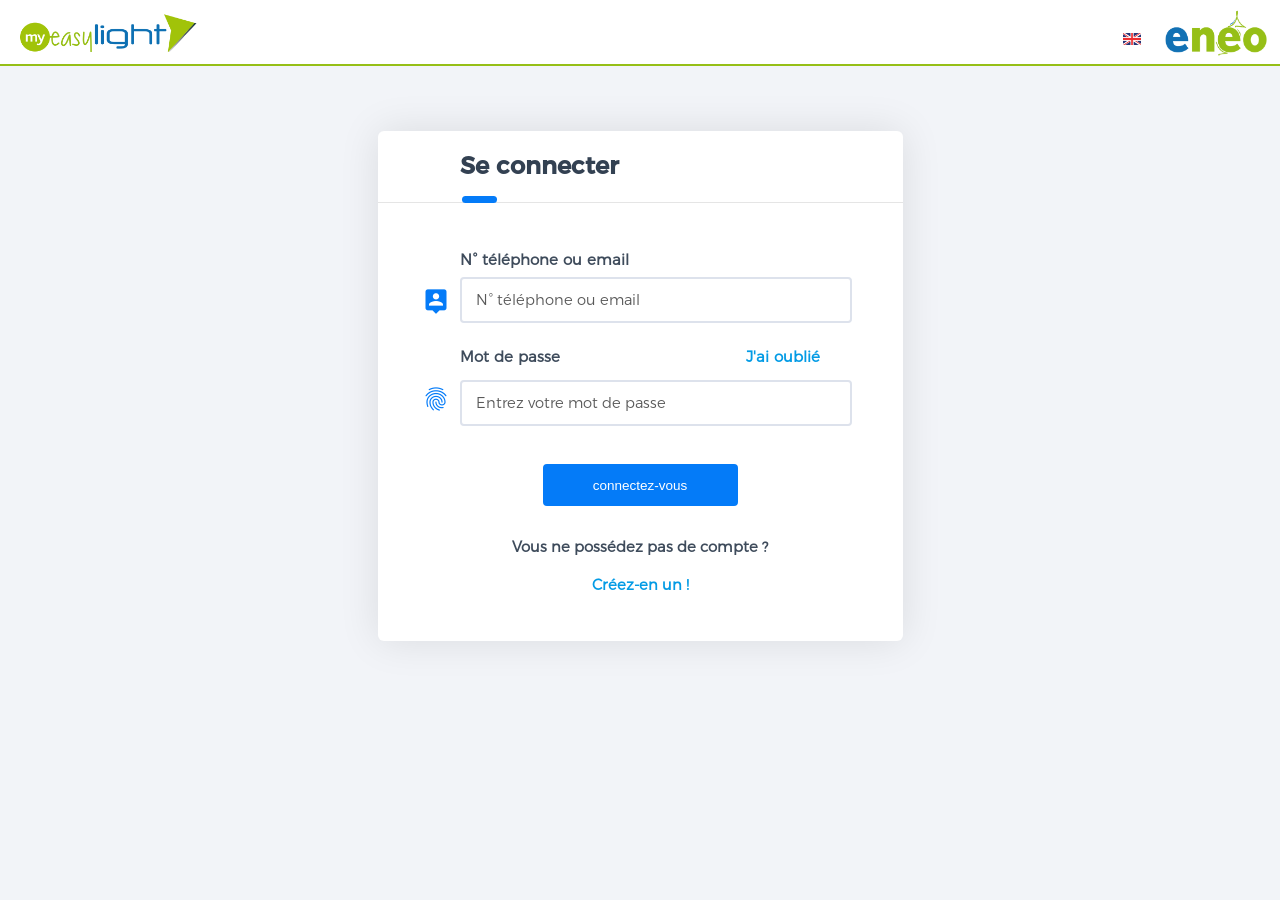
<file: index.html>
<!DOCTYPE html>
<html lang="fr">
<head>
    <meta charset="UTF-8">
    <meta name="viewport" content="width=device-width, initial-scale=1.0">
    <title>Se connecter</title>
    <link rel="stylesheet" href="assets/css/materialize.css">
    <link rel="stylesheet" href="assets/css/style.css">
    <link href="https://fonts.googleapis.com/icon?family=Material+Icons" rel="stylesheet">
</head>
<body>
    <main class="main-bloc">
        <header>
             <nav>
                 <div class="nav-wrapper">
                    <a href="#" class="brand-logo">
                        <img src="assets/images/logo.png" alt="easyLight">
                    </a>
                    <ul class="right hide-on-med-and-down">
                        <li class="langue"><a href="#">
                            <img src="assets/images/uk.png" alt="">
                        </a></li>
                        <li class="logo2"><a href="#">
                            <img src="assets/images/logo_eneo.png" alt="">
                        </a></li>
                    </ul>
                 </div>
             </nav>
        </header>
        <div class="page-container">
            <div class="container">
                <div class="card-container">
                    <div class="card">
                        <div class="card-title">
                            <h3>Se connecter</h3>
                        </div>
                        <div class="card-body">
                            <form action="#" method="post">
                                <div class="input-field browser-default">
                                    <label for="phone">N° téléphone ou email</label>
                                    <div class="input">
                                        <i class="material-icons icone">person_pin</i>
                                        <input type="text" id="phone" name="phone" placeholder="N° téléphone ou email" >
                                    </div>
                                </div>
                                <div class="input-field browser-default">
                                    <label for="password" class="pw-field">
                                        <span>Mot de passe</span>
                                        <span><a href="#">J'ai oublié</a></span>
                                    </label>
                                    <div class="input">
                                         <i class="material-icons icone">fingerprint</i>
                                         <input type="password" name="password" id="password" placeholder="Entrez votre mot de passe">
                                    </div>
                                </div>
                                <div class="submit">
                                    <input type="submit" value="connectez-vous">
                                </div>
                                <div class="newer">
                                    <p>Vous ne possédez pas de compte ? </p>
                                    <p><a href="inscription.html">Créez-en un !</a></p>
                                </div>
                            </form>
                        </div>
                    </div>
                </div>
            </div>
        </div>
    </main>
</body>
</html>
</file>
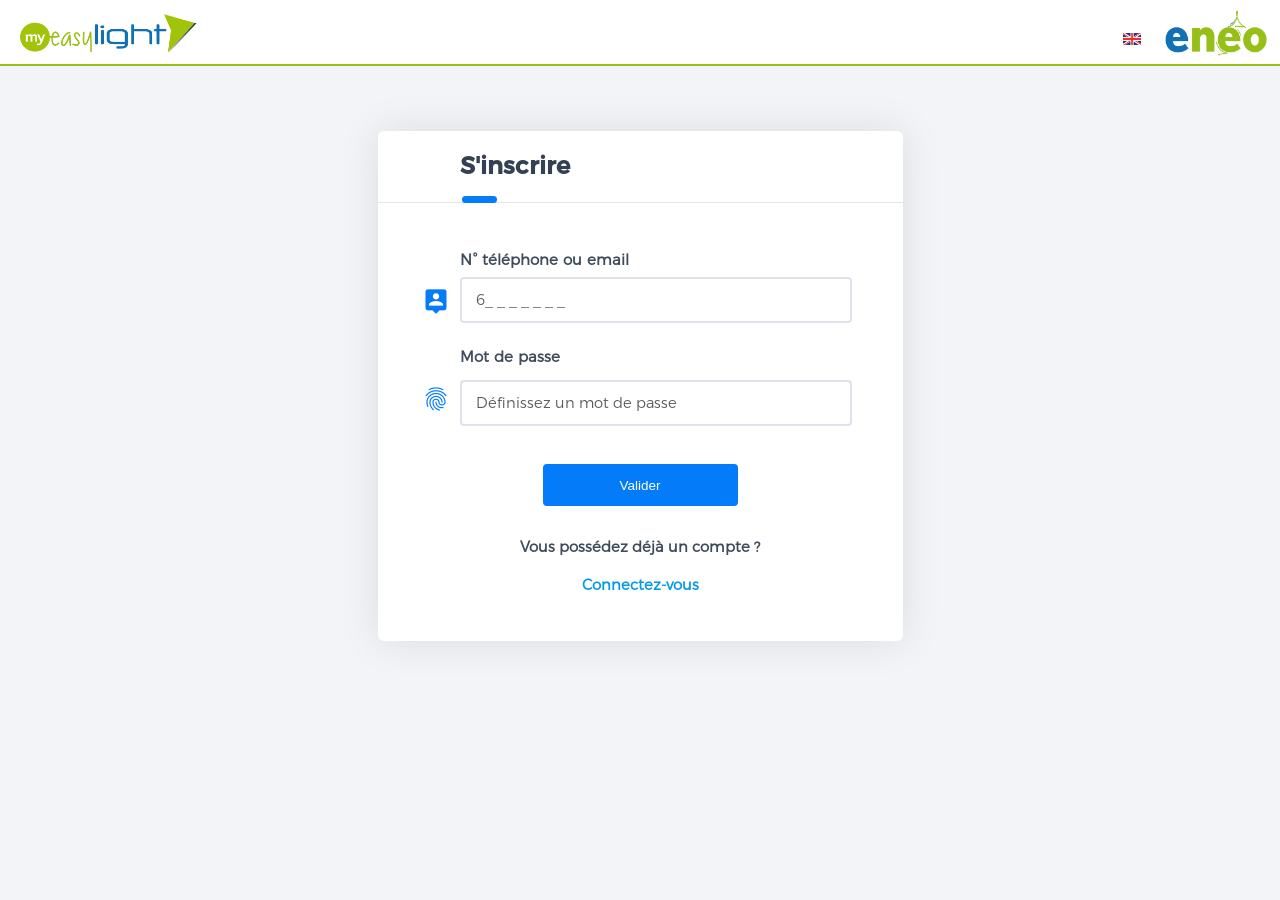
<file: inscription.html>
<!DOCTYPE html>
<html lang="fr">
<head>
    <meta charset="UTF-8">
    <meta name="viewport" content="width=device-width, initial-scale=1.0">
    <title>Inscription</title>
    <link rel="stylesheet" href="assets/css/materialize.css">
    <link rel="stylesheet" href="assets/css/style.css">
    <link href="https://fonts.googleapis.com/icon?family=Material+Icons" rel="stylesheet">
</head>
<body>
    <main class="main-bloc">
        <header>
             <nav>
                 <div class="nav-wrapper">
                    <a href="#" class="brand-logo">
                        <img src="assets/images/logo.png" alt="easyLight">
                    </a>
                    <ul class="right hide-on-med-and-down">
                        <li class="langue"><a href="#">
                            <img src="assets/images/uk.png" alt="">
                        </a></li>
                        <li class="logo2"><a href="#">
                            <img src="assets/images/logo_eneo.png" alt="">
                        </a></li>
                    </ul>
                 </div>
             </nav>
        </header>
        <div class="page-container">
            <div class="container">
                <div class="card-container">
                    <div class="card">
                        <div class="card-title">
                            <h3>S'inscrire</h3>
                        </div>
                        <div class="card-body">
                            <form action="#" method="post">
                                <div class="input-field browser-default">
                                    <label for="phone">N° téléphone ou email</label>
                                    <div class="input">
                                        <i class="material-icons icone">person_pin</i>
                                        <input type="text" id="phone" name="phone" placeholder="6_ _ _ _ _ _ _" maxlength="9" >
                                    </div>
                                </div>
                                <div class="input-field browser-default">
                                    <label for="password" class="pw-field">
                                        <span>Mot de passe</span>
                                        
                                    </label>
                                    <div class="input">
                                         <i class="material-icons icone">fingerprint</i>
                                         <input type="password" name="password" id="password" placeholder="Définissez un mot de passe">
                                    </div>
                                </div>
                                <div class="submit">
                                    <input type="submit" value="Valider">
                                </div>
                                <div class="newer">
                                    <p>Vous possédez déjà un compte ? </p>
                                    <p><a href="index.html">Connectez-vous</a></p>
                                </div>
                            </form>
                        </div>
                    </div>
                </div>
            </div>
        </div>
    </main>
</body>
</html>
</file>
<file: assets/css/style.css>
/*!
* Fichier de style principal
* 
*/

/* Configurations globales de la page */
/* Font-family import */

@font-face {
    font-family: "Montserrat-ExtraLight";
    src: url('../fonts/Montserrat-ExtraLight.otf');
}
@font-face {
    font-family: "Montserrat-Light";
    src: url("../fonts/Montserrat-Light.otf");
}
@font-face {
    font-family: "Montserrat-Medium";
    src: url("../fonts/Montserrat-Medium.otf");
}


body {
    font-family: "Montserrat-Light";
    font-size: 16px;
    font-weight: 400;
    color:rgb(62, 75, 91);
    background-color: #f2f4f8;
}

/* Titles */
h1,h2,h3,h4,h5,h6 {
    font-weight: 600;
}

/* *********************** PAGE CONTAINER ***************************** */

/*========= Header--Nav =============*/

/* Logo */
header .brand-logo img{
    width: 196px;
    margin: 9px 5px 5px 10px;
    object-fit: cover;
}
/* others */
nav ul a:hover {
    background-color:transparent !important; 
}
.langue img {
    width: 18px;
    height: 18px;
    object-fit: contain;
    margin-top: 7px;
}
.logo2 li {
    width: 15rem;
}
.logo2 img {
    width: 7.1rem;
    /* height: 8rem; */
    object-fit: contain;
    margin-top: 5px;
}

nav {
    box-shadow: none !important;
    background-color: white !important;
    /* line-height: 36px; */
    border-bottom: 2px solid #96bf17;
    height: 66px;
}
nav ul a {
    padding: 0 11px !important;
}
nav ul {
    margin-top: 3px;
}

/*============ Formulaire ============*/
.card-container {
    display: flex;
    flex-flow: row nowrap;
    justify-content: center;
    align-items: center;
}
.card {
    width: 35rem;
    border-radius: 6px;
    background-color: white !important;
    margin-top: 4.3rem;
    
    -webkit-box-shadow: 0px 0px 40px rgba(0, 0, 0, 0.1);
    box-shadow: 0px 0px 40px rgba(0, 0, 0, 0.1);
}
.card-title h3{
    margin: 0 0 0 5.5rem;
    font-size: 1.6rem !important;
    font-family: "Montserrat-Medium";
    /* text-align: center; */
    color: rgb(51, 65, 82);
}
.card-title {
    border-bottom: 1px solid rgba(0, 0, 0, 0.1);
    padding-top: 1.5rem;
    padding-bottom: 1.5rem;
    position: relative;
}
.card-title::after {
    content: "";
    display: block;
    position: absolute;
    width: 35px;
    height: 7px;
    background-color: rgb(4, 123, 248);
    top: 68px;
    left: 84px;
    border-radius: 8px;
}
.card-body {
    padding: 2rem 5.5rem 2rem 5.5rem;
}

input {
    border: 2px solid #dde2ec !important;
    border-radius: 4px !important;
    padding: 0 14px !important;
    height: 2.8rem !important;
    color: rgba(0, 0, 0, 0.4) !important;
    font-size: 0.9rem;
    transition: border-color 0.15s ease-in-out, box-shadow 0.15s ease-in-out, -webkit-box-shadow 0.15s ease-in-out;
    -moz-box-sizing: border-box;
    -ms-box-sizing: border-box;
    -webkit-box-sizing: border-box;
    box-sizing: border-box;
    width: 100%;
}
input:focus {
    box-shadow: none !important;
    border-color: #047bf8 !important;
}
.input-field {
    position: relative;
}
label {
    position:  relative !important;
    color: rgb(62, 75, 91) !important;
    padding-bottom: 7px !important;
    font-weight: bolder;
    transition: none !important;
    transform: none !important;
}
.icone {
    position: absolute;
    left: -38px;
    top: 40px;
    color: #047bf8;
    font-size: 1.85rem !important;
}
.input {
    margin-top: 5px;
    /* width: 100%;
    */
}
::placeholder {
    color: rgba(0, 0, 0, 0.65) !important;
    font-family: "Montserrat-Light";
    font-size: 0.98rem;
}
.pw-field, .submit {
    display: flex;
    flex-flow: row nowrap;
    justify-content: space-between;
    align-items: center;
    
}
.submit {
    justify-content: center;
    margin-top: 2rem;
}
input[type="submit"] {
    background-color: rgb(4, 123, 248);
    color: white !important;
    width: 13rem !important;
    text-align: center !important;
    border-radius: 10px;
    border-color: #047bf8 !important;
}
.newer {
    margin-top: 2rem;
    text-align: center;
    font-weight: bold;
    font-size: 0.99rem;
}

/* ================= Responsive ================ */

@media only screen and (max-width: 400px) {
    .card {
        width: 20rem;
    }
    .card-body {
        padding: 2rem 3.5rem 2rem 3.5rem;
    }
    .card-title h3 {
        margin: 0 0 0 3.5rem;
    }
    .card-title::after {
        top: 64px;
        left: 53px;
    }
}
@media only screen and (min-width: 401px) {
    .card-title::after {
        top: 65px;
    }
}
</file>
